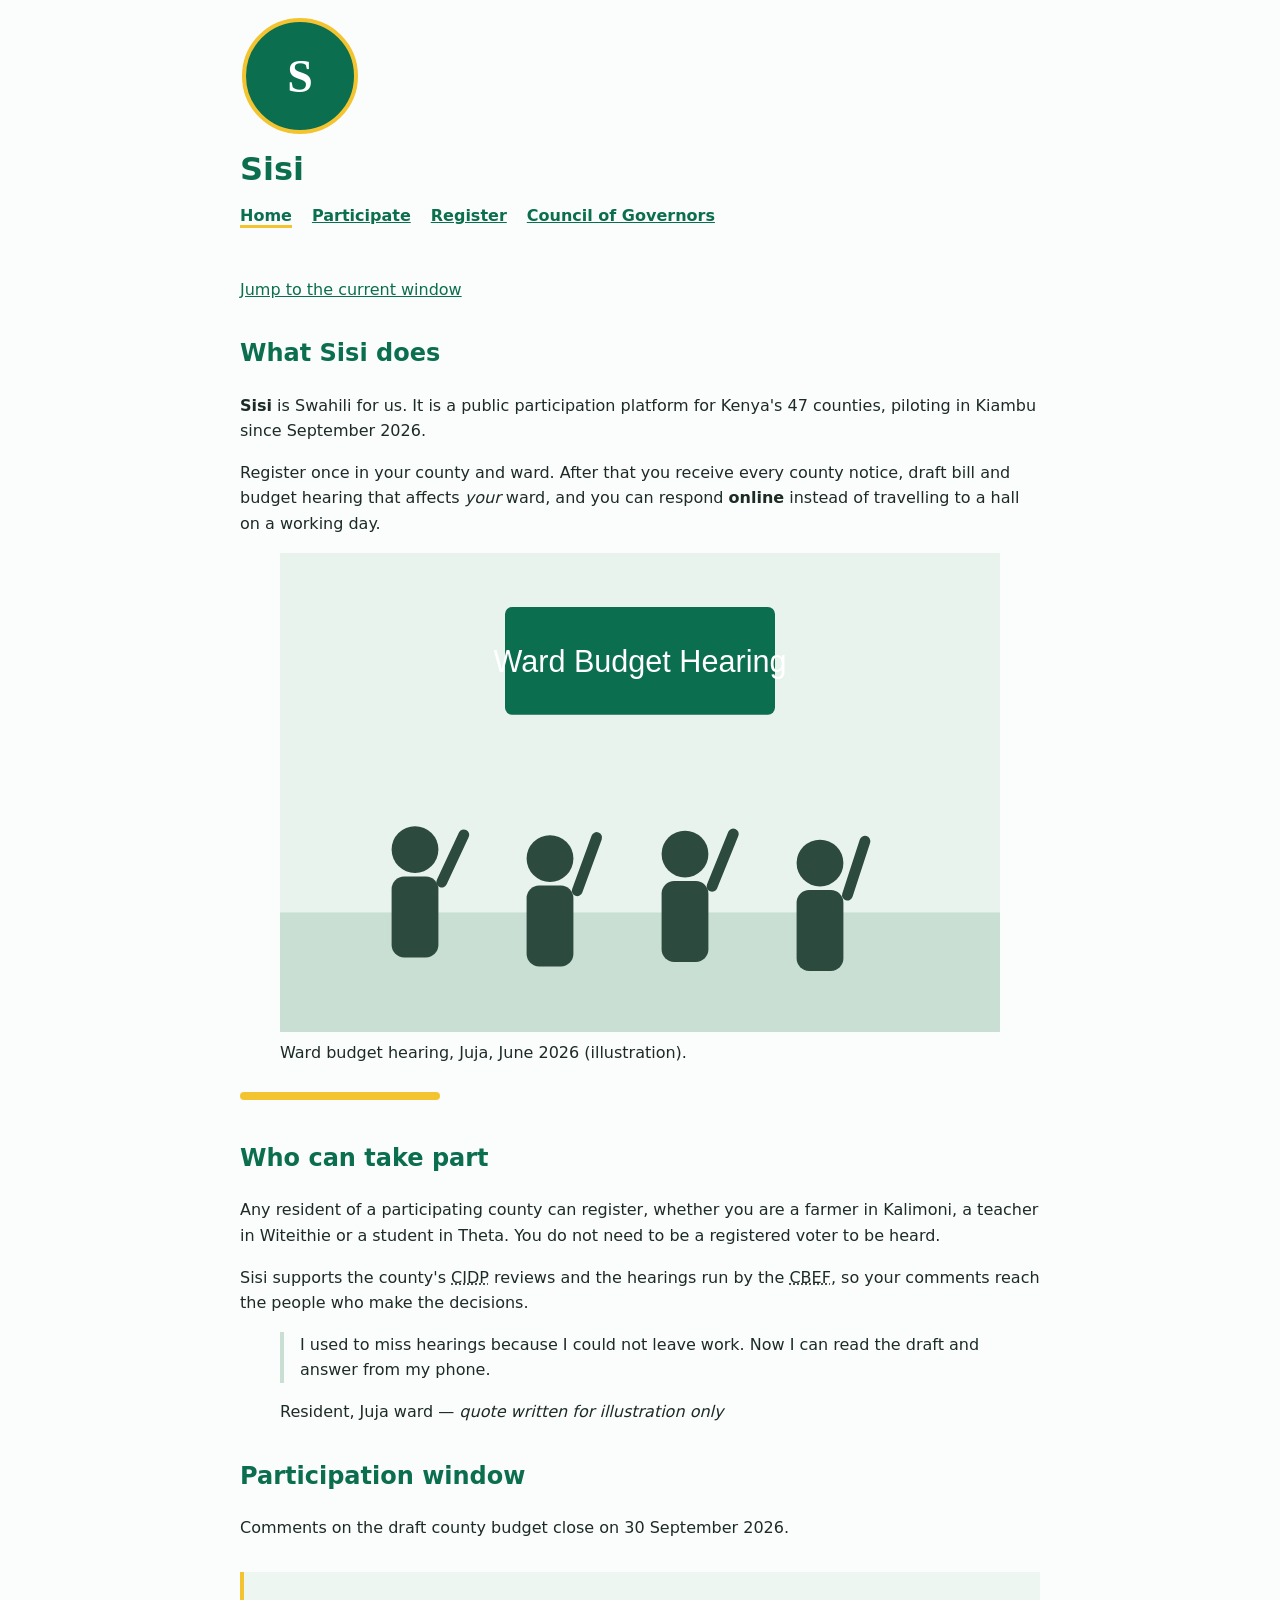
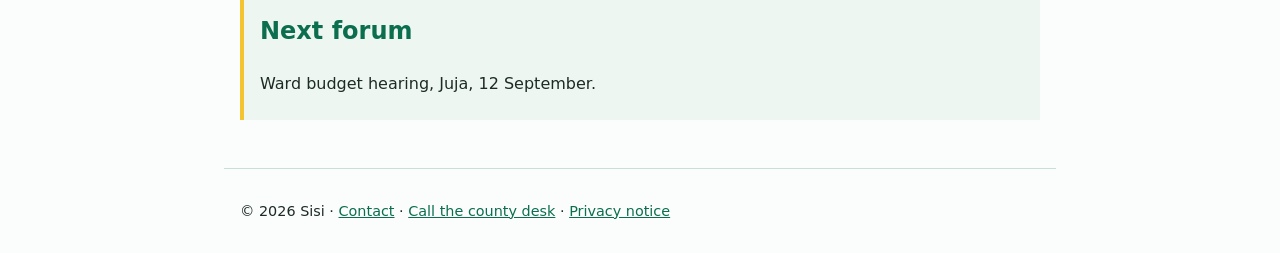
<file: index.html>
<!doctype html>
<html lang="en">
<head>
<meta charset="utf-8">
<meta name="viewport" content="width=device-width, initial-scale=1">
<title>Sisi — your county, your voice</title>
<link rel="stylesheet" href="styles/main.css">
</head>
<body>
<header>
  <img src="images/logo.svg" alt="Sisi" width="120" height="120">
  <h1>Sisi</h1>
  <nav aria-label="Main">
    <ul>
      <li><a href="index.html" aria-current="page">Home</a></li>
      <li><a href="participate.html">Participate</a></li>
      <li><a href="register.html">Register</a></li>
      <li><a href="https://www.cog.go.ke" target="_blank" rel="noopener">Council of Governors</a></li>
    </ul>
  </nav>
</header>

<main>
  <p><a href="#window">Jump to the current window</a></p>

  <article>
    <h2>What Sisi does</h2>
    <p><strong>Sisi</strong> is Swahili for <span lang="sw">us</span>. It is a public participation
    platform for Kenya's 47 counties, piloting in Kiambu since
    <time datetime="2026-09">September 2026</time>.</p>
    <p>Register once in your county and ward. After that you receive every county notice, draft bill
    and budget hearing that affects <em>your</em> ward, and you can respond
    <strong>online</strong> instead of travelling to a hall on a working day.</p>

    <figure>
      <img src="images/baraza.svg"
           alt="Residents raising hands to vote at a ward budget meeting"
           width="800" height="533">
      <figcaption>Ward budget hearing, Juja, June 2026 (illustration).</figcaption>
    </figure>

    <img src="images/divider.svg" alt="" width="200" height="8">

    <h2>Who can take part</h2>
    <p>Any resident of a participating county can register, whether you are a farmer in Kalimoni, a
    teacher in Witeithie or a student in Theta. You do not need to be a registered voter to be heard.</p>
    <p>Sisi supports the county's <abbr title="County Integrated Development Plan">CIDP</abbr> reviews
    and the hearings run by the <abbr title="County Budget and Economic Forum">CBEF</abbr>, so your
    comments reach the people who make the decisions.</p>

    <figure>
      <blockquote cite="https://sisi.example/notices/2026-06-juja">
        <p>I used to miss hearings because I could not leave work. Now I can read the draft and answer from my phone.</p>
      </blockquote>
      <figcaption>Resident, Juja ward — <cite>quote written for illustration only</cite></figcaption>
    </figure>
  </article>

  <section id="window">
    <h2>Participation window</h2>
    <p>Comments on the draft county budget close on
    <time datetime="2026-09-30">30 September 2026</time>.</p>
  </section>

  <aside>
    <h2>Next forum</h2>
    <p>Ward budget hearing, Juja, 12 September.</p>
  </aside>
</main>

<footer>
  <p>&copy; 2026 Sisi · <a href="mailto:habari@sisi.example">Contact</a>
  · <a href="tel:+254700000000">Call the county desk</a>
  · <a href="privacy.html">Privacy notice</a></p>
</footer>
</body>
</html>
</file>
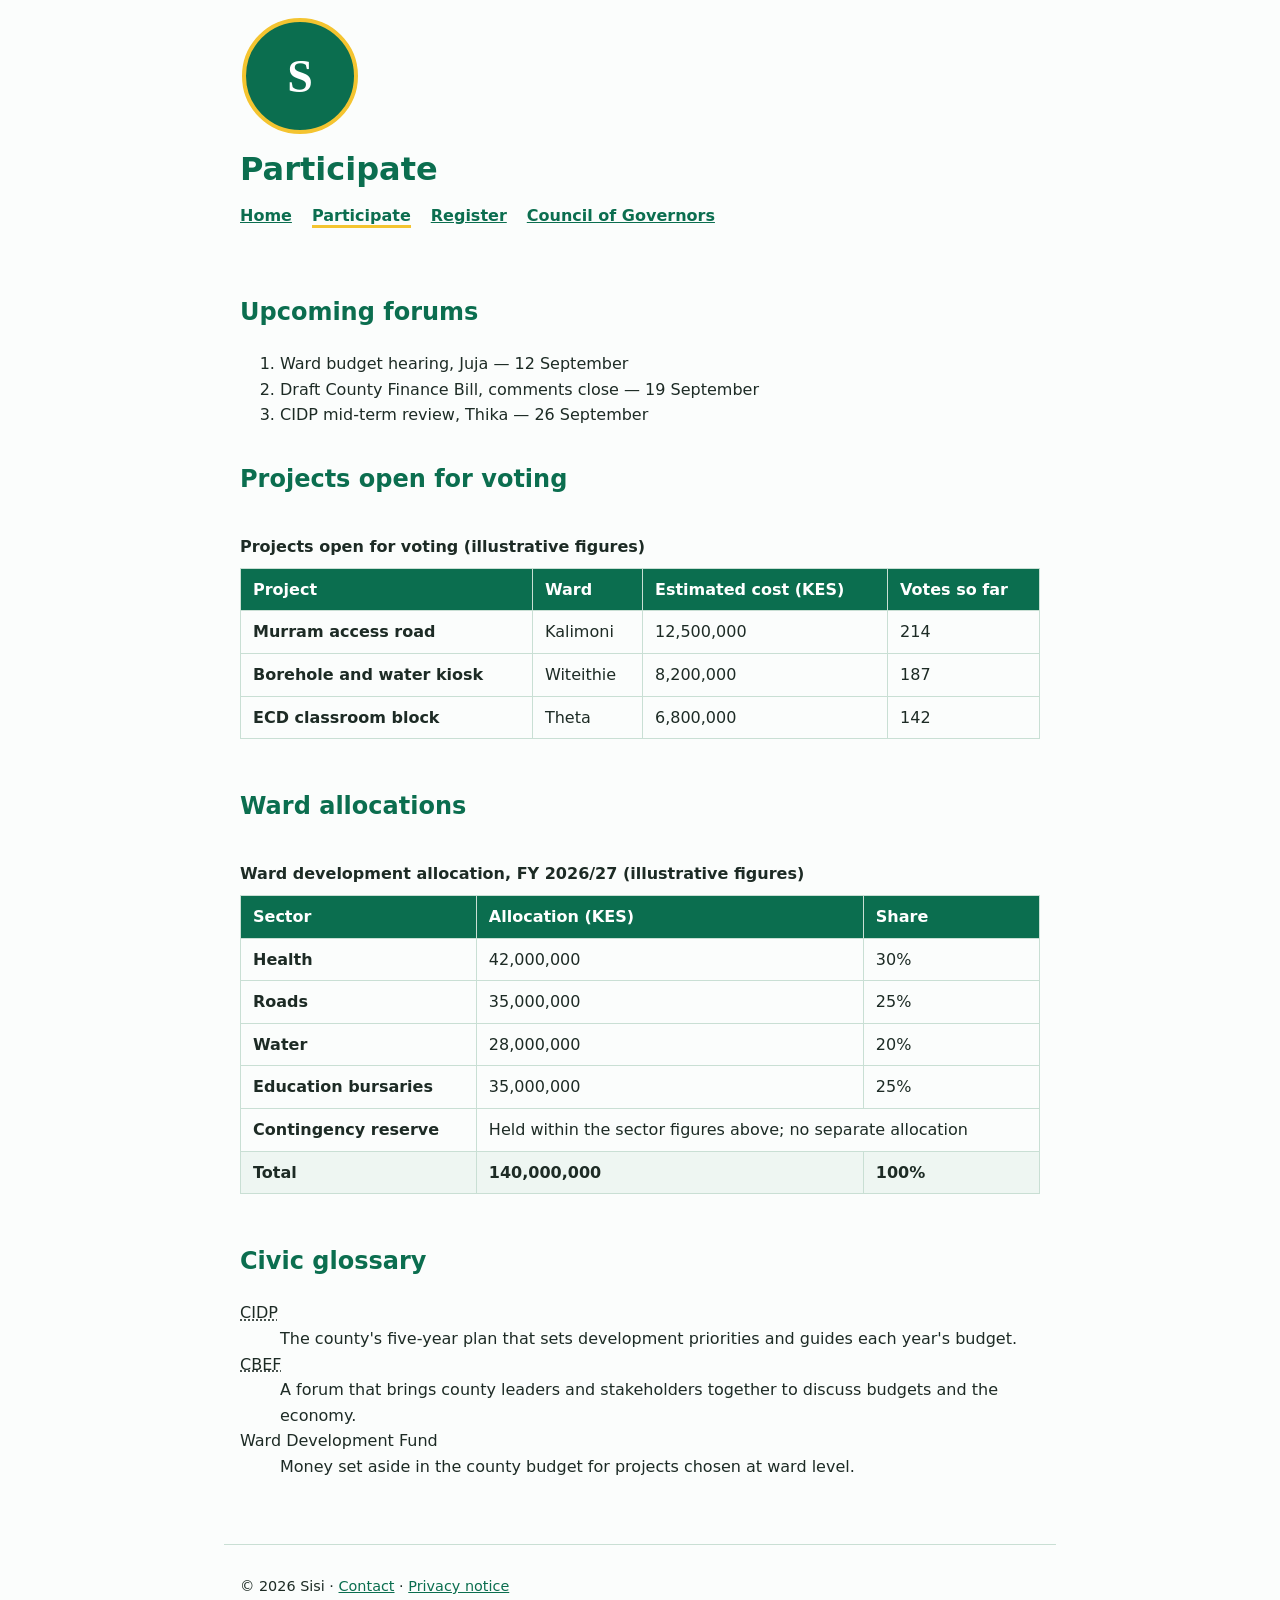
<file: participate.html>
<!doctype html>
<html lang="en">
<head>
<meta charset="utf-8">
<meta name="viewport" content="width=device-width, initial-scale=1">
<title>Participate — Sisi</title>
<link rel="stylesheet" href="styles/main.css">
</head>
<body>
<header>
  <img src="images/logo.svg" alt="Sisi" width="120" height="120">
  <h1>Participate</h1>
  <nav aria-label="Main">
    <ul>
      <li><a href="index.html">Home</a></li>
      <li><a href="participate.html" aria-current="page">Participate</a></li>
      <li><a href="register.html">Register</a></li>
      <li><a href="https://www.cog.go.ke" target="_blank" rel="noopener">Council of Governors</a></li>
    </ul>
  </nav>
</header>

<main>
  <section>
    <h2>Upcoming forums</h2>
    <ol>
      <li>Ward budget hearing, Juja — <time datetime="2026-09-12">12 September</time></li>
      <li>Draft County Finance Bill, comments close — <time datetime="2026-09-19">19 September</time></li>
      <li>CIDP mid-term review, Thika — <time datetime="2026-09-26">26 September</time></li>
    </ol>
  </section>

  <section>
    <h2>Projects open for voting</h2>
    <div class="table-wrap">
      <table>
        <caption>Projects open for voting (illustrative figures)</caption>
        <thead>
          <tr>
            <th scope="col">Project</th>
            <th scope="col">Ward</th>
            <th scope="col">Estimated cost (KES)</th>
            <th scope="col">Votes so far</th>
          </tr>
        </thead>
        <tbody>
          <tr><th scope="row">Murram access road</th><td>Kalimoni</td><td>12,500,000</td><td>214</td></tr>
          <tr><th scope="row">Borehole and water kiosk</th><td>Witeithie</td><td>8,200,000</td><td>187</td></tr>
          <tr><th scope="row">ECD classroom block</th><td>Theta</td><td>6,800,000</td><td>142</td></tr>
        </tbody>
      </table>
    </div>
  </section>

  <section>
    <h2>Ward allocations</h2>
    <div class="table-wrap">
      <table>
        <caption>Ward development allocation, FY 2026/27 (illustrative figures)</caption>
        <thead>
          <tr>
            <th scope="col">Sector</th>
            <th scope="col">Allocation (KES)</th>
            <th scope="col">Share</th>
          </tr>
        </thead>
        <tbody>
          <tr><th scope="row">Health</th><td>42,000,000</td><td>30%</td></tr>
          <tr><th scope="row">Roads</th><td>35,000,000</td><td>25%</td></tr>
          <tr><th scope="row">Water</th><td>28,000,000</td><td>20%</td></tr>
          <tr><th scope="row">Education bursaries</th><td>35,000,000</td><td>25%</td></tr>
          <tr><th scope="row">Contingency reserve</th><td colspan="2">Held within the sector figures above; no separate allocation</td></tr>
        </tbody>
        <tfoot>
          <tr><th scope="row">Total</th><td>140,000,000</td><td>100%</td></tr>
        </tfoot>
      </table>
    </div>
  </section>

  <section>
    <h2>Civic glossary</h2>
    <dl>
      <dt><abbr title="County Integrated Development Plan">CIDP</abbr></dt>
      <dd>The county's five-year plan that sets development priorities and guides each year's budget.</dd>
      <dt><abbr title="County Budget and Economic Forum">CBEF</abbr></dt>
      <dd>A forum that brings county leaders and stakeholders together to discuss budgets and the economy.</dd>
      <dt>Ward Development Fund</dt>
      <dd>Money set aside in the county budget for projects chosen at ward level.</dd>
    </dl>
  </section>
</main>

<footer>
  <p>&copy; 2026 Sisi · <a href="mailto:habari@sisi.example">Contact</a>
  · <a href="privacy.html">Privacy notice</a></p>
</footer>
</body>
</html>
</file>
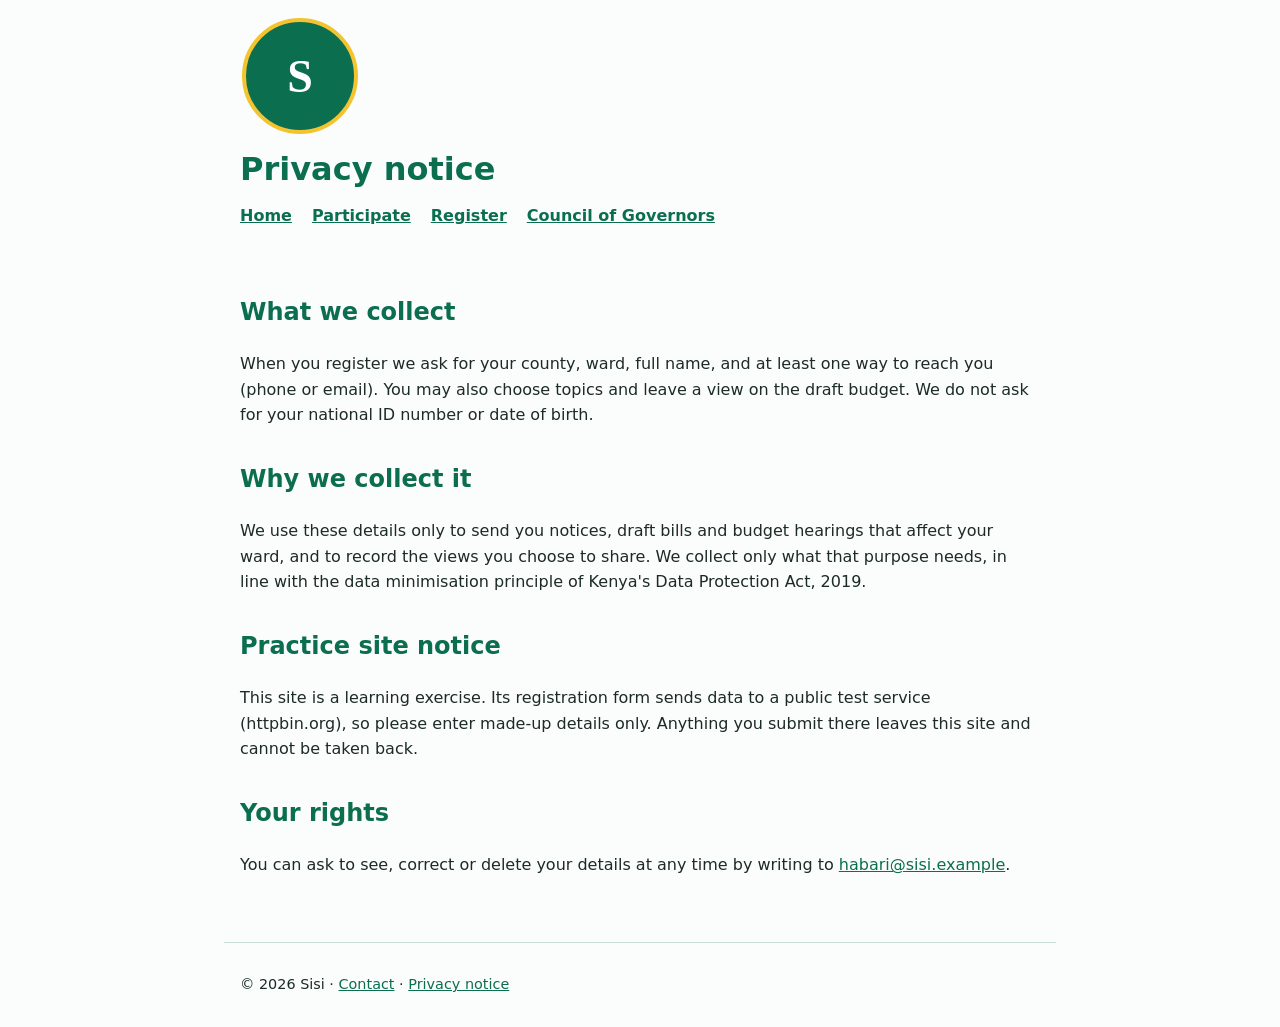
<file: privacy.html>
<!doctype html>
<html lang="en">
<head>
<meta charset="utf-8">
<meta name="viewport" content="width=device-width, initial-scale=1">
<title>Privacy notice — Sisi</title>
<link rel="stylesheet" href="styles/main.css">
</head>
<body>
<header>
  <img src="images/logo.svg" alt="Sisi" width="120" height="120">
  <h1>Privacy notice</h1>
  <nav aria-label="Main">
    <ul>
      <li><a href="index.html">Home</a></li>
      <li><a href="participate.html">Participate</a></li>
      <li><a href="register.html">Register</a></li>
      <li><a href="https://www.cog.go.ke" target="_blank" rel="noopener">Council of Governors</a></li>
    </ul>
  </nav>
</header>

<main>
  <section>
    <h2>What we collect</h2>
    <p>When you register we ask for your county, ward, full name, and at least one way to reach you
    (phone or email). You may also choose topics and leave a view on the draft budget. We do not ask
    for your national ID number or date of birth.</p>
  </section>
  <section>
    <h2>Why we collect it</h2>
    <p>We use these details only to send you notices, draft bills and budget hearings that affect your
    ward, and to record the views you choose to share. We collect only what that purpose needs, in line
    with the data minimisation principle of Kenya's Data Protection Act, 2019.</p>
  </section>
  <section>
    <h2>Practice site notice</h2>
    <p>This site is a learning exercise. Its registration form sends data to a public test service
    (httpbin.org), so please enter made-up details only. Anything you submit there leaves this site and
    cannot be taken back.</p>
  </section>
  <section>
    <h2>Your rights</h2>
    <p>You can ask to see, correct or delete your details at any time by writing to
    <a href="mailto:habari@sisi.example">habari@sisi.example</a>.</p>
  </section>
</main>

<footer>
  <p>&copy; 2026 Sisi · <a href="mailto:habari@sisi.example">Contact</a>
  · <a href="privacy.html">Privacy notice</a></p>
</footer>
</body>
</html>
</file>
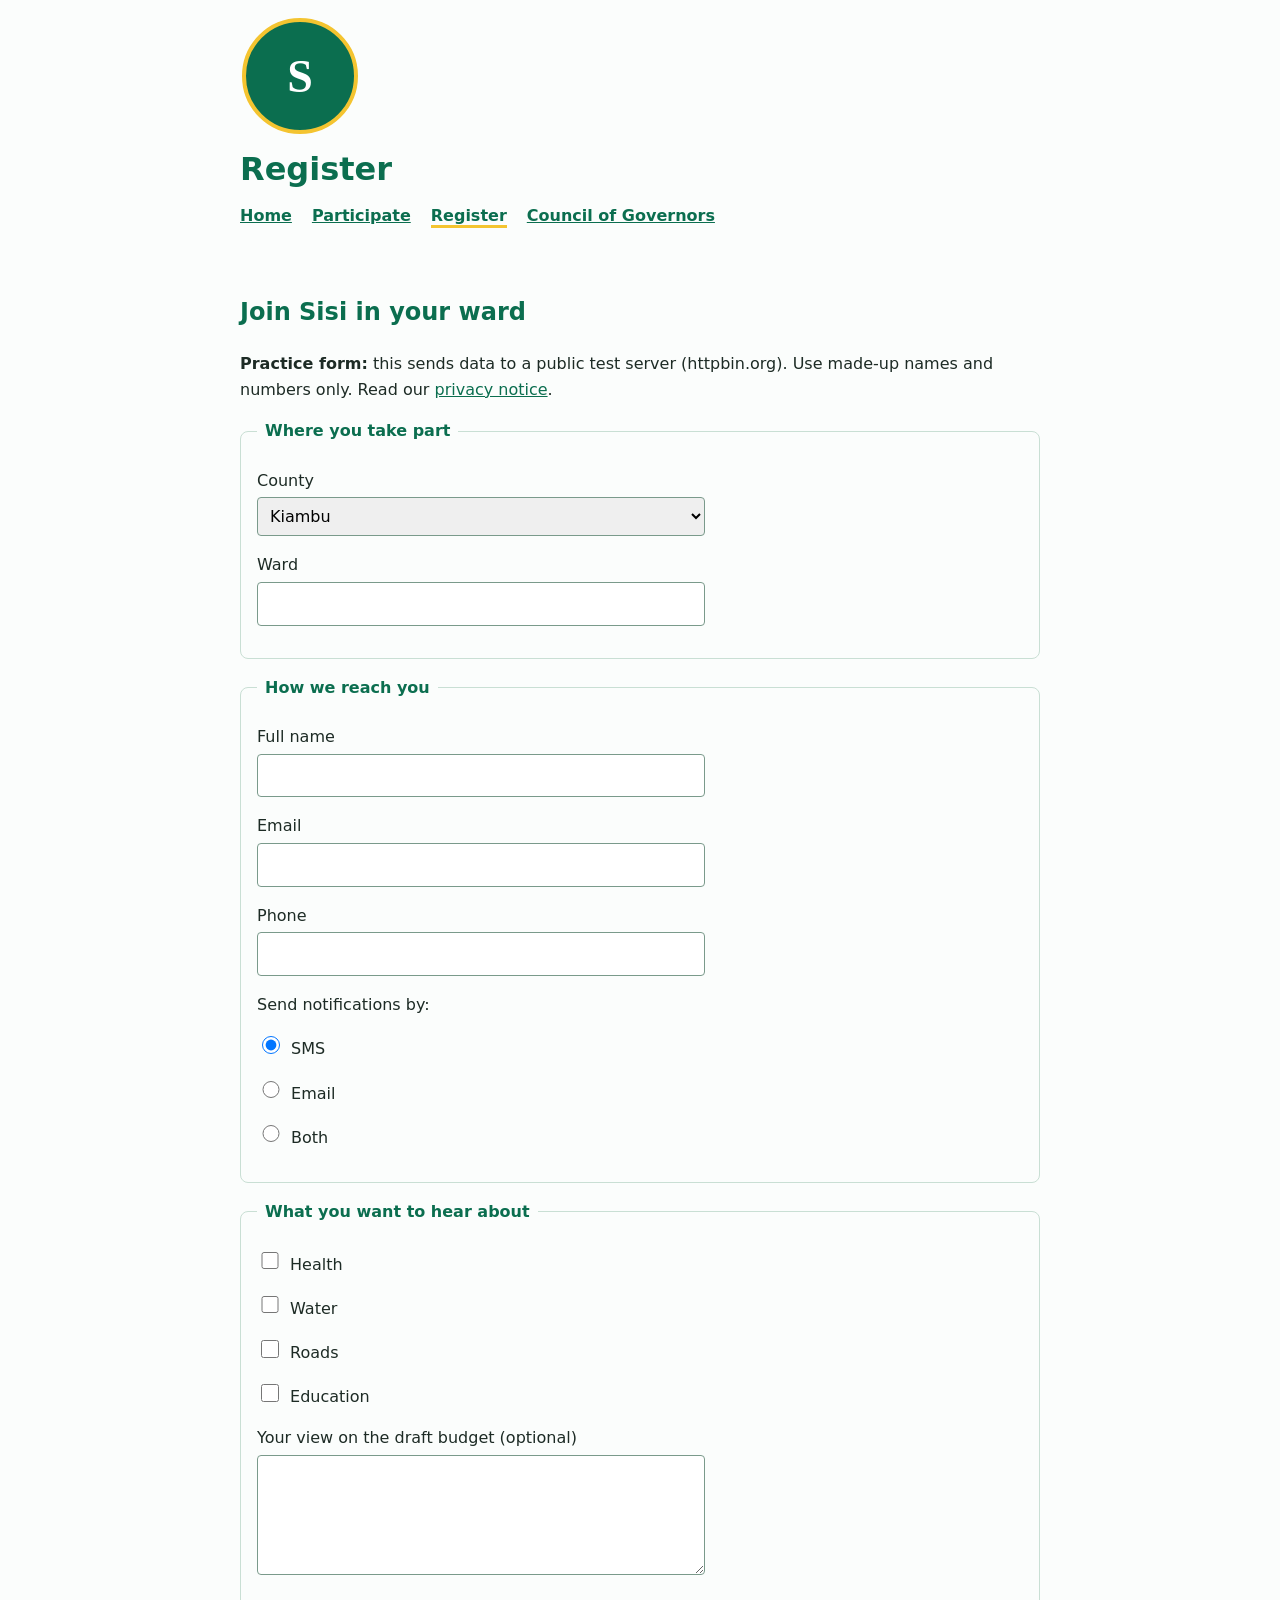
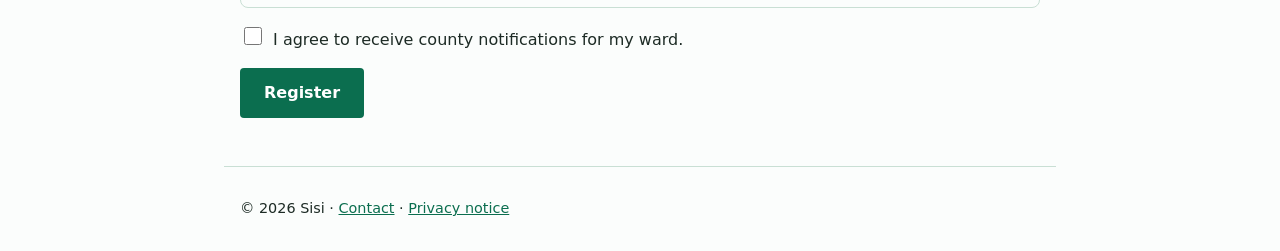
<file: register.html>
<!doctype html>
<html lang="en">
<head>
<meta charset="utf-8">
<meta name="viewport" content="width=device-width, initial-scale=1">
<title>Register — Sisi</title>
<link rel="stylesheet" href="styles/main.css">
</head>
<body>
<header>
  <img src="images/logo.svg" alt="Sisi" width="120" height="120">
  <h1>Register</h1>
  <nav aria-label="Main">
    <ul>
      <li><a href="index.html">Home</a></li>
      <li><a href="participate.html">Participate</a></li>
      <li><a href="register.html" aria-current="page">Register</a></li>
      <li><a href="https://www.cog.go.ke" target="_blank" rel="noopener">Council of Governors</a></li>
    </ul>
  </nav>
</header>

<main>
  <section>
    <h2>Join Sisi in your ward</h2>
    <p><strong>Practice form:</strong> this sends data to a public test server (httpbin.org).
    Use made-up names and numbers only. Read our <a href="privacy.html">privacy notice</a>.</p>

    <form action="https://httpbin.org/post" method="post">
      <fieldset>
        <legend>Where you take part</legend>
        <p>
          <label for="county">County</label>
          <select id="county" name="county" required>
            <option value="">Choose your county</option>
            <option value="kiambu" selected>Kiambu</option>
            <option value="nairobi">Nairobi City</option>
            <option value="machakos">Machakos</option>
            <option value="nakuru">Nakuru</option>
            <option value="kisumu">Kisumu</option>
            <option value="mombasa">Mombasa</option>
          </select>
        </p>
        <p>
          <label for="ward">Ward</label>
          <input id="ward" name="ward" type="text" list="ward-list" required>
          <datalist id="ward-list">
            <option value="Juja">
            <option value="Kalimoni">
            <option value="Witeithie">
            <option value="Theta">
            <option value="Murera">
            <option value="Gatuanyaga">
          </datalist>
        </p>
      </fieldset>

      <fieldset>
        <legend>How we reach you</legend>
        <p>
          <label for="name">Full name</label>
          <input id="name" name="name" type="text" required autocomplete="name">
        </p>
        <p>
          <label for="email">Email</label>
          <input id="email" name="email" type="email" autocomplete="email">
        </p>
        <p>
          <label for="phone">Phone</label>
          <input id="phone" name="phone" type="tel"
                 pattern="^\+?[0-9 ]{9,15}$" autocomplete="tel">
        </p>
        <p>Send notifications by:</p>
        <p><label><input type="radio" name="channel" value="sms" checked> SMS</label></p>
        <p><label><input type="radio" name="channel" value="email"> Email</label></p>
        <p><label><input type="radio" name="channel" value="both"> Both</label></p>
      </fieldset>

      <fieldset>
        <legend>What you want to hear about</legend>
        <p><label><input type="checkbox" name="topic" value="health"> Health</label></p>
        <p><label><input type="checkbox" name="topic" value="water"> Water</label></p>
        <p><label><input type="checkbox" name="topic" value="roads"> Roads</label></p>
        <p><label><input type="checkbox" name="topic" value="education"> Education</label></p>
        <p>
          <label for="views">Your view on the draft budget (optional)</label>
          <textarea id="views" name="views" rows="4"></textarea>
        </p>
      </fieldset>

      <p>
        <label><input type="checkbox" name="consent" value="yes" required>
        I agree to receive county notifications for my ward.</label>
      </p>
      <button type="submit">Register</button>
    </form>
  </section>
</main>

<footer>
  <p>&copy; 2026 Sisi · <a href="mailto:habari@sisi.example">Contact</a>
  · <a href="privacy.html">Privacy notice</a></p>
</footer>
</body>
</html>
</file>
<file: styles/main.css>
:root {
  --green: #0b6e4f;
  --gold: #f4c430;
  --ink: #1d2b25;
  --paper: #fbfdfc;
  --line: #c9dfd4;
}

* { box-sizing: border-box; }

body {
  margin: 0;
  font-family: system-ui, -apple-system, "Segoe UI", Roboto, sans-serif;
  line-height: 1.6;
  color: var(--ink);
  background: var(--paper);
}

header, main, footer {
  max-width: 52rem;
  margin: 0 auto;
  padding: 1rem;
}

header { display: grid; gap: .5rem; }
header img { border-radius: 50%; }
h1 { color: var(--green); margin: 0; }
h2 { color: var(--green); margin-top: 2rem; }

nav ul { list-style: none; display: flex; flex-wrap: wrap; gap: .5rem 1.25rem; padding: 0; margin: 0; }
nav a { font-weight: 600; }
nav a[aria-current="page"] { text-decoration: none; border-bottom: 3px solid var(--gold); }

a { color: var(--green); }
a:focus-visible, button:focus-visible, input:focus-visible, select:focus-visible, textarea:focus-visible {
  outline: 3px solid var(--gold);
  outline-offset: 2px;
}

img, video { max-width: 100%; height: auto; }

aside {
  background: #eef6f2;
  border-left: 4px solid var(--gold);
  padding: .5rem 1rem;
  margin-top: 2rem;
}

blockquote { margin: 1rem 0; padding-left: 1rem; border-left: 4px solid var(--line); }

table { border-collapse: collapse; width: 100%; margin: 1rem 0; }
caption { text-align: left; font-weight: 600; padding-bottom: .5rem; }
th, td { border: 1px solid var(--line); padding: .5rem .75rem; text-align: left; }
thead th { background: var(--green); color: #fff; }
tfoot th, tfoot td { background: #eef6f2; font-weight: 700; }
.table-wrap { overflow-x: auto; }

fieldset { border: 1px solid var(--line); border-radius: .5rem; margin: 1rem 0; padding: .5rem 1rem 1rem; }
legend { font-weight: 700; color: var(--green); padding: 0 .5rem; }
label { display: inline-block; min-height: 1.5rem; }
input[type="text"], input[type="email"], input[type="tel"], select, textarea {
  display: block; width: 100%; max-width: 28rem; font: inherit; padding: .5rem; margin-top: .25rem;
  border: 1px solid #7a9a8b; border-radius: .25rem;
}
input[type="radio"], input[type="checkbox"] { width: 1.1rem; height: 1.1rem; margin-right: .4rem; }

button {
  font: inherit; font-weight: 700; padding: .75rem 1.5rem; border: 0; border-radius: .25rem;
  background: var(--green); color: #fff; cursor: pointer;
}
button:hover { background: #09593f; }

footer { border-top: 1px solid var(--line); margin-top: 2rem; font-size: .9rem; }
</file>
